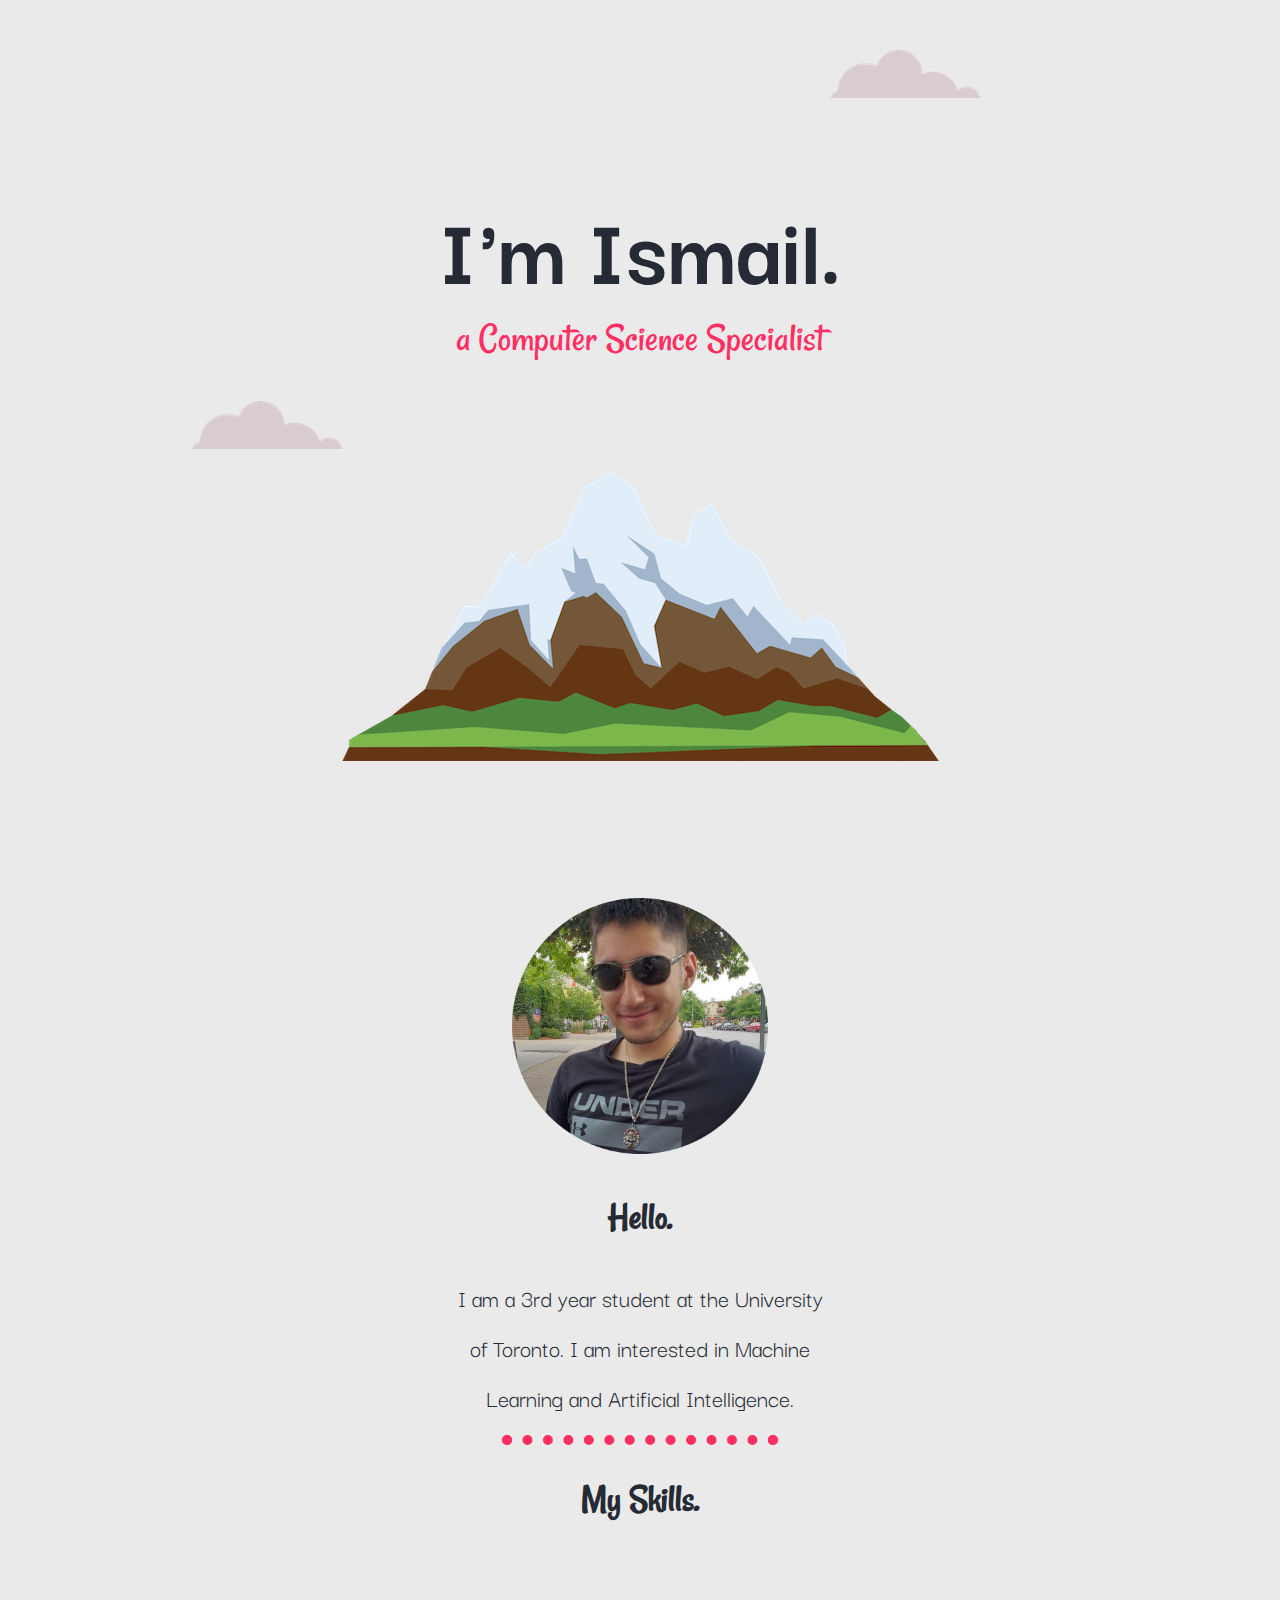
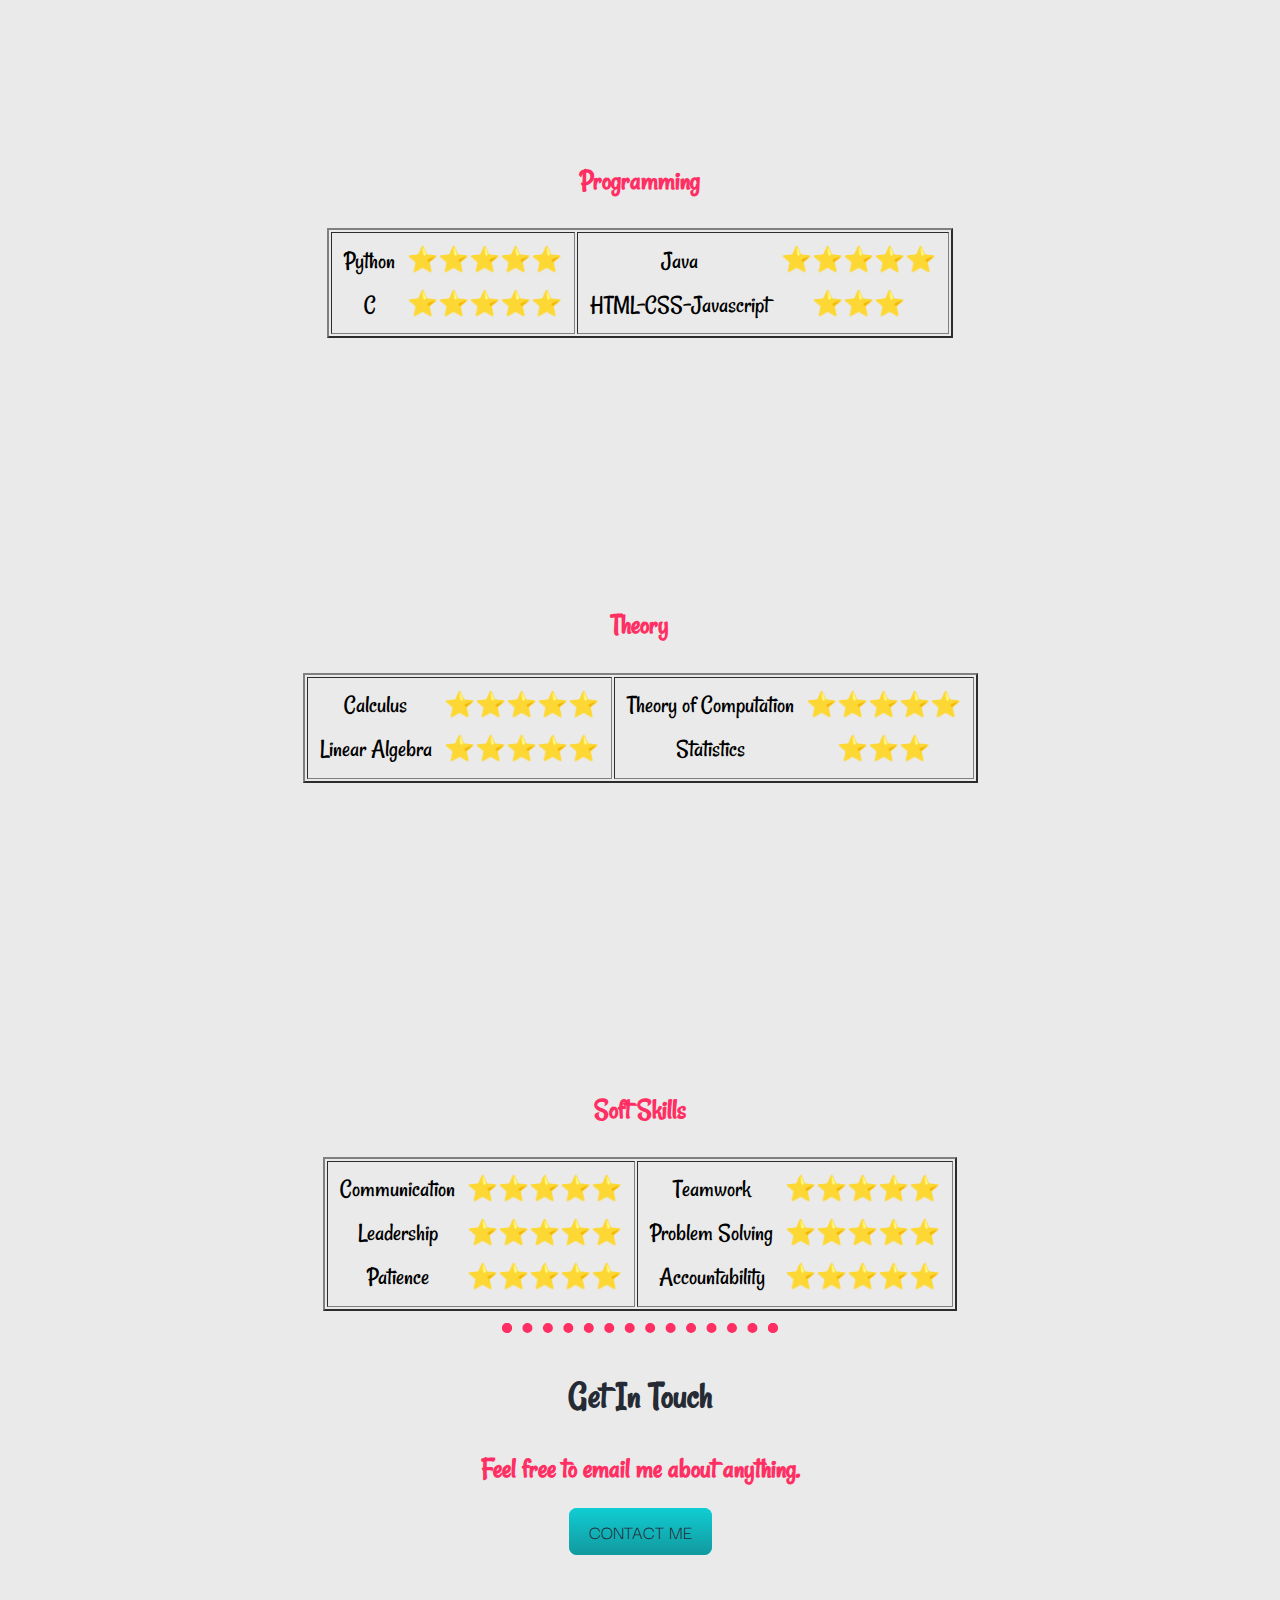
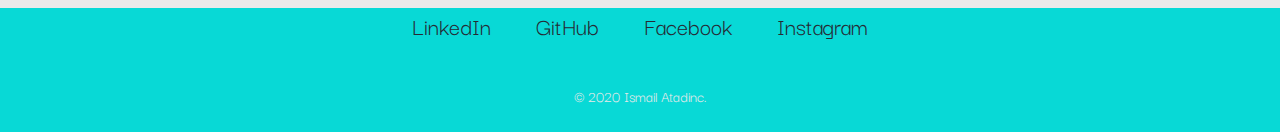
<file: CSS- Personal Site/index.html>
<!DOCTYPE html>
<html lang="en" dir="ltr">
  <head>
    <meta charset="utf-8">
    <title>Ismail Atadinc</title>
    <link rel="stylesheet" href="css/styles.css">
    <link rel="icon" href="favicon.ico">
    <link href="https://fonts.googleapis.com/css2?family=Darker+Grotesque:wght@500&family=Merriweather&family=Rancho&family=Rye&display=swap" rel="stylesheet">
  </head>
  <body>
    <div class="top-container">
      <img class="top-cloud"src="images/cloud.png" alt="cloud-img">
      <h1>I'm Ismail.</h1>
      <h3 class="toph3">a Computer Science Specialist</h3>
      <img class="bottom-cloud" src="images/cloud.png" alt="cloud-img">
      <img class="mountain"src="images/mountain.png" alt="mountain-img">
    </div>
    <div class="middle-container">
      <div class="profile">
        <img class="mypic" src="images/me.png" alt="">
        <h2>Hello.</h2>
        <p class="intro-p">I am a 3rd year student at the University of Toronto. I am interested in Machine Learning and Artificial Intelligence.</p>
      </div>
      <hr>
      <div class="skills">
        <h2>My Skills.</h2>
        <div class="skill-row">
        <iframe src="https://giphy.com/embed/1ynCEtlgMPAeNAqdnu" width:"200" height="200" frameBorder="0" class="giphy-embed" allowFullScreen></iframe>
          <h3>Programming</h3>
          <table class="center"border="2">
            <tr>
              <td>
                <table cellspacing="10">
                  <tr>
                    <td>Python</td>
                    <td >⭐⭐⭐⭐⭐</td>
                  </tr>
                  <tr>
                    <td>C</td>
                    <td>⭐⭐⭐⭐⭐</td>
                  </tr>
                </table>
              <td>
                <table cellspacing="10">
                  <tr>
                    <td>Java</td>
                    <td>⭐⭐⭐⭐⭐</td>
                  </tr>
                  <tr>
                    <td>HTML-CSS-Javascript</td>
                    <td>⭐⭐⭐</td>
                  </tr>
                </table>
              </td>
            </tr>
          </table>
        </div>
        <div class="skill-row">
        <iframe margin: 0 padding:0 src="https://giphy.com/embed/13C8OJmeUxGz4Y" width="260" height="260" frameBorder="0" class="giphy-embed" allowFullScreen></iframe>
          <h3>Theory</h3>
          <table class="center"border="2">
            <tr>
              <td>
                <table cellspacing="10">
                  <tr>
                    <td>Calculus</td>
                    <td >⭐⭐⭐⭐⭐</td>
                  </tr>
                  <tr>
                    <td>Linear Algebra</td>
                    <td>⭐⭐⭐⭐⭐</td>
                  </tr>
                </table>
              <td>
                <table cellspacing="10">
                  <tr>
                    <td>Theory of Computation</td>
                    <td>⭐⭐⭐⭐⭐</td>
                  </tr>
                  <tr>
                    <td>Statistics</td>
                    <td>⭐⭐⭐</td>
                  </tr>
                </table>
              </td>
            </tr>
          </table>
        </div>
        <div class="skill-row">
      <iframe src="https://giphy.com/embed/gF2m2JOyGReppog8hU" width="300" height="300" frameBorder="0" class="giphy-embed" allowFullScreen></iframe>
          <h3>Soft Skills</h3>
          <table class="center"border="2">
            <tr>
              <td>
                <table cellspacing="10">
                  <tr>
                    <td>Communication</td>
                    <td >⭐⭐⭐⭐⭐</td>
                  </tr>
                  <tr>
                    <td>Leadership</td>
                    <td>⭐⭐⭐⭐⭐</td>
                  </tr>
                  <tr>
                    <td>Patience</td>
                    <td>⭐⭐⭐⭐⭐</td>
                  </tr>
                </table>
              <td>
                <table cellspacing="10">
                  <tr>
                    <td>Teamwork</td>
                    <td>⭐⭐⭐⭐⭐</td>
                  </tr>
                  <tr>
                    <td>Problem Solving</td>
                    <td>⭐⭐⭐⭐⭐</td>
                  </tr>
                  <tr>
                    <td>Accountability</td>
                    <td>⭐⭐⭐⭐⭐</td>
                  </tr>
                </table>
              </td>
            </tr>
          </table>
        </div>
      </div>

      <hr>
      <div class="contact-me">
        <h2>Get In Touch</h2>
        <h3>Feel free to email me about anything.</h3>
        <a class="btn" href="mailto:ismailatadinc@gmail.com">CONTACT ME</a>
      </div>
    </div>

    <div class="bottom-container">
      <a class="footer-link" target="_blank" href="https://www.linkedin.com/in/ismail-atadinc/">LinkedIn</a>
      <a class="footer-link" target="_blank" href="https://github.com/kralgeliy1">GitHub</a>
      <a class="footer-link" target="_blank" href="https://www.facebook.com/ismail.atadinc/">Facebook</a>
      <a class="footer-link" target="_blank" href="https://www.instagram.com/kralgeliy1/?hl=en">Instagram</a>
      <p class="copyright">© 2020 Ismail Atadinc.</p>
    </div>


  </body>
</html>
</file>
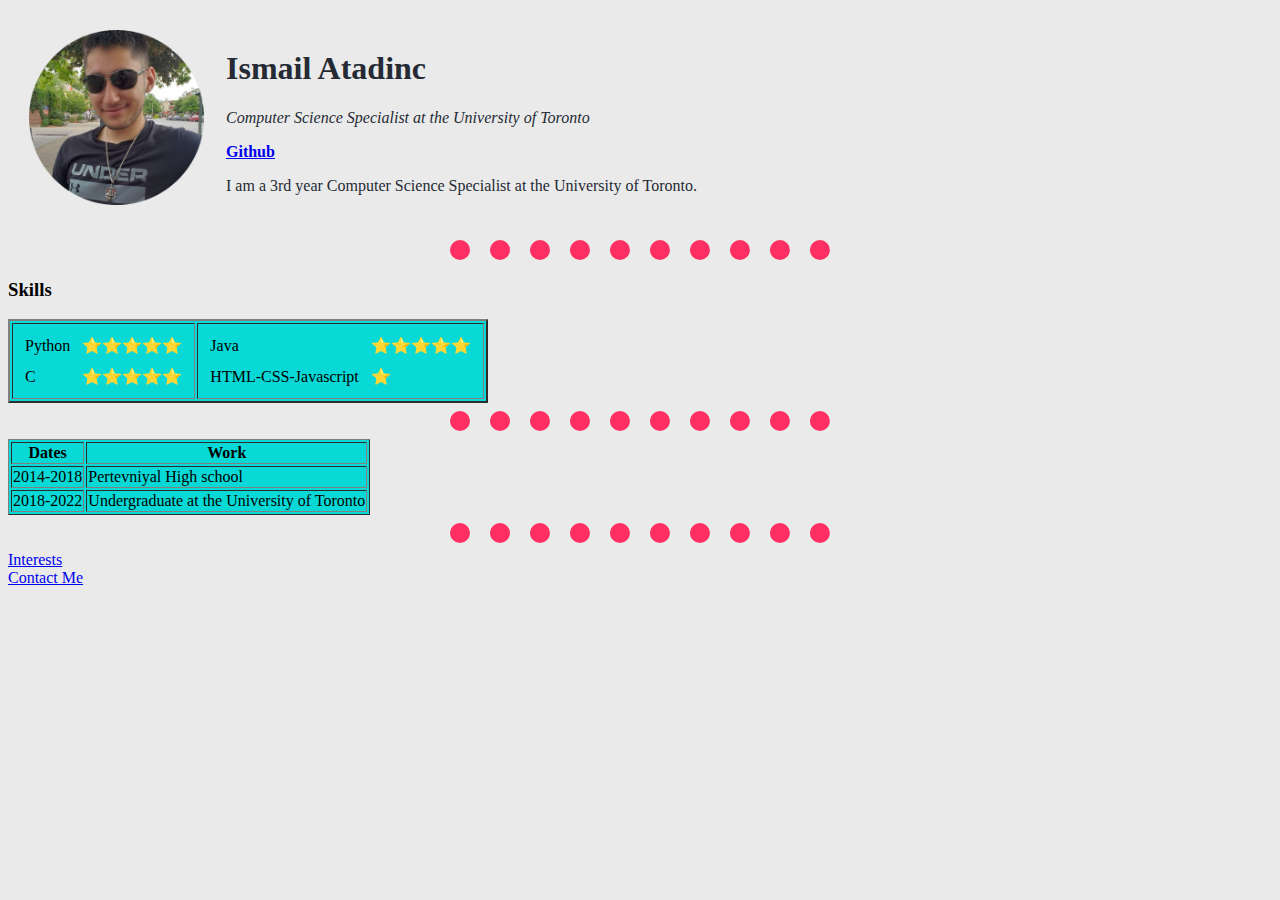
<file: HTML - Personal Site/index.html>
<!DOCTYPE html>
<html lang="en" dir="ltr">

<head>
  <meta charset="utf-8">
  <meta name="description" content="First website of Ismail Atadinc">
  <title>Ismail Atadinc</title>
  <link rel="stylesheet" href="css/styles.css">

</head>

<body>
  <table cellspacing="20" style="background-color: #EAEAEA;">
    <tr>
      <td><img src="images\circle-cropped.png" alt="Picture of Ismail Atadinc" width="175px" height="175px"></td>
      <td>
        <h1>Ismail Atadinc</h1>
        <em>
          <p>Computer Science Specialist at the University of Toronto</p>
        </em>
        <strong><a href="https://github.com/kralgeliy1" target="_blank">Github</a></strong>
        <p>I am a 3rd year Computer Science Specialist at the University of Toronto.</p>
      </td>
    </tr>
  </table>

  <hr>
  <h3>Skills</h3>
  <table border="2">
    <tr>
      <td>
        <table cellspacing="10">
          <tr>
            <td>Python</td>
            <td >⭐⭐⭐⭐⭐</td>
          </tr>
          <tr>
            <td>C</td>
            <td>⭐⭐⭐⭐⭐</td>
          </tr>
        </table>
      <td>
        <table cellspacing="10">
          <tr>
            <td>Java</td>
            <td>⭐⭐⭐⭐⭐</td>
          </tr>
          <tr>
            <td>HTML-CSS-Javascript</td>
            <td>⭐</td>
          </tr>
        </table>
      </td>
    </tr>
  </table>
  <hr>
  <table border="1">
    <thead>
      <tr>
        <th>Dates</th>
        <th>Work</th>
      </tr>
    </thead>
    <tbody>
      <tr>
        <td>2014-2018</td>
        <td>Pertevniyal High school</td>
      </tr>
      <tr>
        <td>2018-2022</td>
        <td>Undergraduate at the University of Toronto</td>
      </tr>
    </tbody>
  </table>
  <hr>
  <a href="interests.html" target="_blank">Interests</a>
  <br>
  <a href="contact-me.html" target="_blank">Contact Me</a>
</body>

</html>
</file>
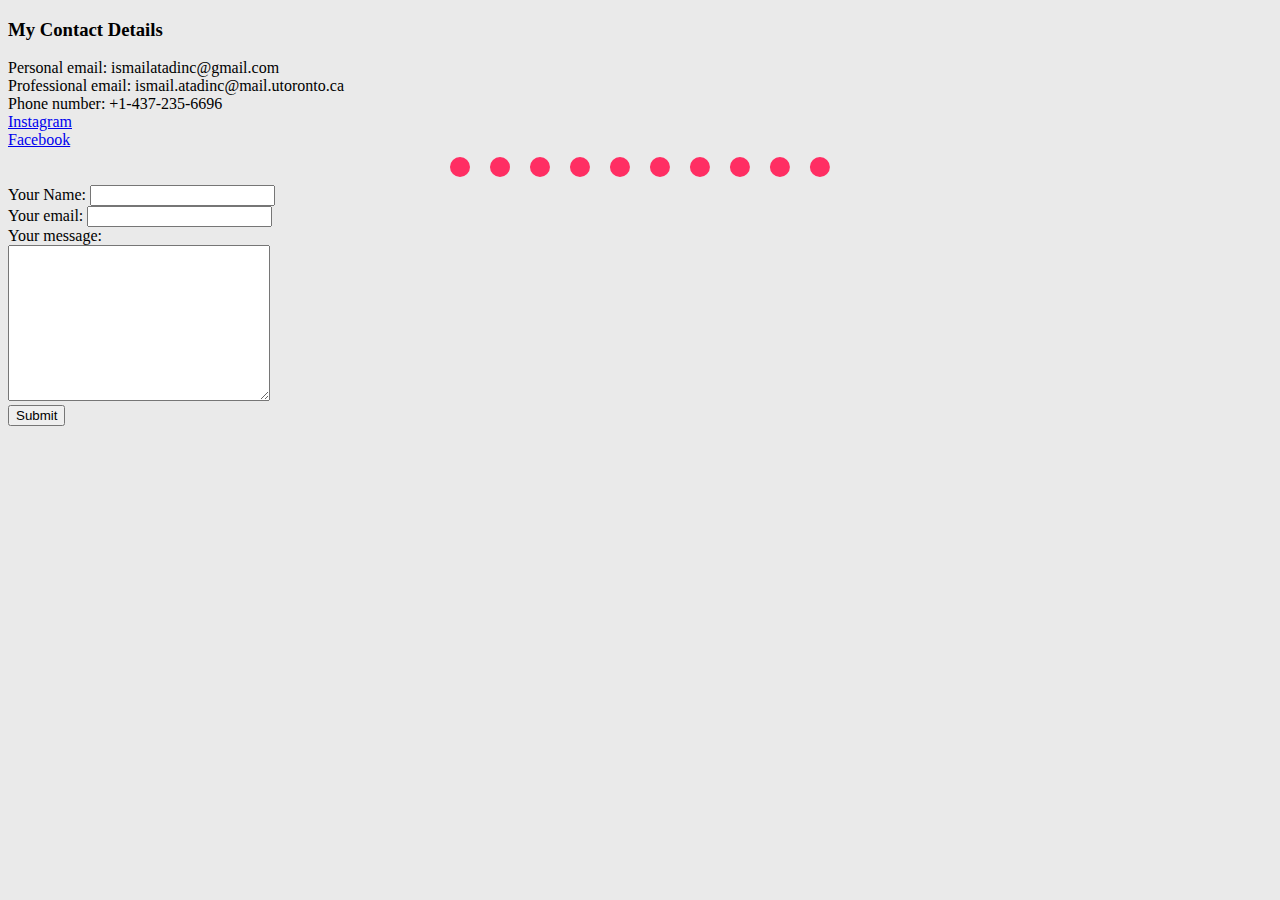
<file: HTML - Personal Site/contact-me.html>
<!DOCTYPE html>
<html lang="en" dir="ltr">

<head>
  <meta charset="utf-8">
  <title>Contact Me</title>
  <link rel="stylesheet" href="css/styles.css">
</head>

<body>
  <h3>My Contact Details</h3>
  Personal email: ismailatadinc@gmail.com
  <br>
  Professional email: ismail.atadinc@mail.utoronto.ca
  <br>
  Phone number: +1-437-235-6696
  <br>
  <a href="https://www.instagram.com/kralgeliy1/?hl=en" target="
     ">Instagram</a>
     <br>
  <a href="https://www.facebook.com/ismail.atadinc/" target="_blank">Facebook</a>

<hr>
  <form action="mailto:ismailatadinc@gmail.com" method="post" enctype="text/plain">
    <label>Your Name:</label>
    <input type="text" name="yourName" value="">
    <br>
    <label>Your email:</label>
    <input type="email" name="yourEmail" value="">
    <br>
    <label>Your message:</label>
    <br>
    <textarea name="yourMessage" rows="10" cols="30"></textarea>
    <br>
    <input type="submit" name="">
  </form>
</body>

</html>
</file>
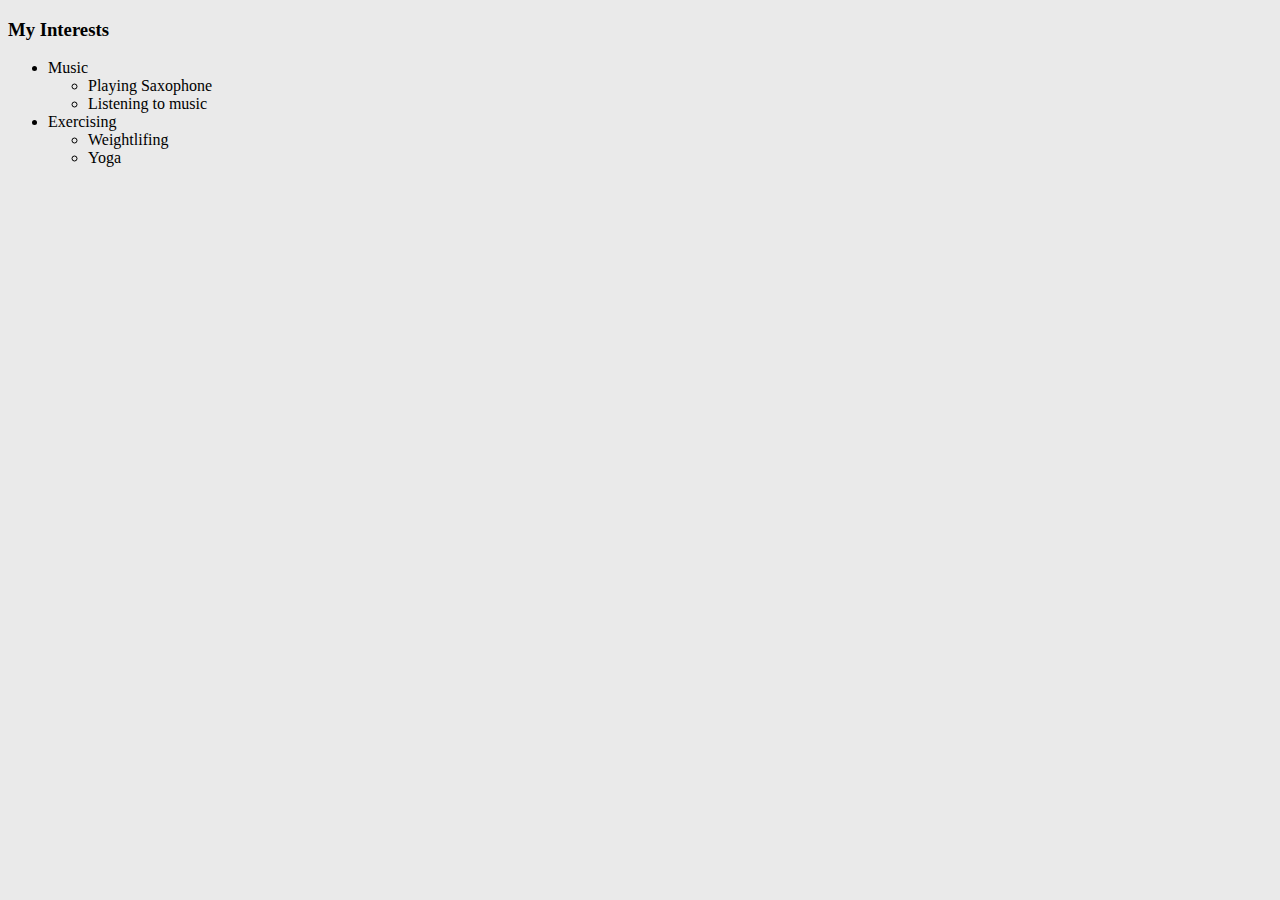
<file: HTML - Personal Site/interests.html>
<!DOCTYPE html>
<html lang="en" dir="ltr">

<head>
  <meta charset="utf-8">
  <title>My Interests</title>
  <link rel="stylesheet" href="css/styles.css">
</head>

<body>
  <h3>My Interests</h3>
  <ul>
    <li>Music
      <ul>
        <li>Playing Saxophone</li>
        <li>Listening to music</li>
      </ul>
    </li>
    <li>Exercising
      <ul>
        <li>Weightlifing</li>
        <li>Yoga</li>
      </ul>
    </li>
  </ul>
</body>

</html>
</file>
<file: CSS- Personal Site/css/styles.css>
/*font-family: 'Darker Grotesque', sans-serif;
font-family: 'Merriweather', serif;
font-family: 'Rancho', cursive;
font-family: 'Rye', cursive;
*/
html{
  height: 100%;
  background-color: #EAEAEA;
}

h1{
  font-size: 400%;
  margin: 50px auto 0 auto;
  font-family: 'Darker Grotesque';
  color: #252a34;
}
body{
  margin: 0;
  text-align: center;
  font-family: 'Rancho', serif;
  font-size: 25px;
}
p{
  font-family: 'Darker Grotesque';
  color: #252a34;
  line-height: 2;
}
h3{
  margin-top: 0;
  color: #ff2e63;
}
h2{
color: #252a34;
}
hr{
  border: dotted #ff2e63;
  border-bottom: none;
  border-width: 10px;
  width: 20%;
}
a{
  color: #252a34;
  font-family: 'Darker Grotesque';
  margin: 10px 20px;
  text-decoration: none;
}
a:hover{
  color: #ff2e63;
}
.center{
  margin-left: auto;
  margin-right: auto;
}
.top-container{
  position: relative;
  padding-top: 10%;
  padding-bottom:10%;
}
.bottom-cloud{
  position: absolute;
  left: 15%;
  bottom: 50%;
}
.top-cloud{
  position: absolute;
  right: 300px;
  top: 50px;
}
.mypic{
  width: 20%
}
.toph3{
  font-size: 2.5rem;
  font-weight: normal;
}
.intro-p{
  width: 30%;
  margin: auto;
}
.btn {
  background: #11cdd4;
  background-image: -webkit-linear-gradient(top, #11cdd4, #11999e);
  background-image: -moz-linear-gradient(top, #11cdd4, #11999e);
  background-image: -ms-linear-gradient(top, #11cdd4, #11999e);
  background-image: -o-linear-gradient(top, #11cdd4, #11999e);
  background-image: linear-gradient(to bottom, #11cdd4, #11999e);
  -webkit-border-radius: 8;
  -moz-border-radius: 8;
  border-radius: 8px;
  color: #252a34;
  font-size: 20px;
  font-family: 'Darker Grotesque';
  padding: 10px 20px 10px 20px;
  text-decoration: none;
}

.btn:hover {
  background: #30e3cb;
  background-image: -webkit-linear-gradient(top, #30e3cb, #2bc4ad);
  background-image: -moz-linear-gradient(top, #30e3cb, #2bc4ad);
  background-image: -ms-linear-gradient(top, #30e3cb, #2bc4ad);
  background-image: -o-linear-gradient(top, #30e3cb, #2bc4ad);
  background-image: linear-gradient(to bottom, #30e3cb, #2bc4ad);
  text-decoration: none;
}
.contact-me{
  margin:  40px auto 60px;
}
.bottom-container{
  background-color: #08d9d6;
}
.copyright{
  color: #EAEAEA;
  font-size: 1rem;
  padding: 20px 0;
}
</file>
<file: HTML - Personal Site/css/styles.css>
p{
  color: #252a34
}
body{
  background-color: #EAEAEA;
}
h1{
  color: #252a34;
  word-wrap: normal;
}

hr{
  border-style: none;
  border-top-style: dotted;
  border-width: 20px;
  border-color: #ff2e63;
  width: 30%;
}
table{
  background-color: #08d9d6;
}
</file>
